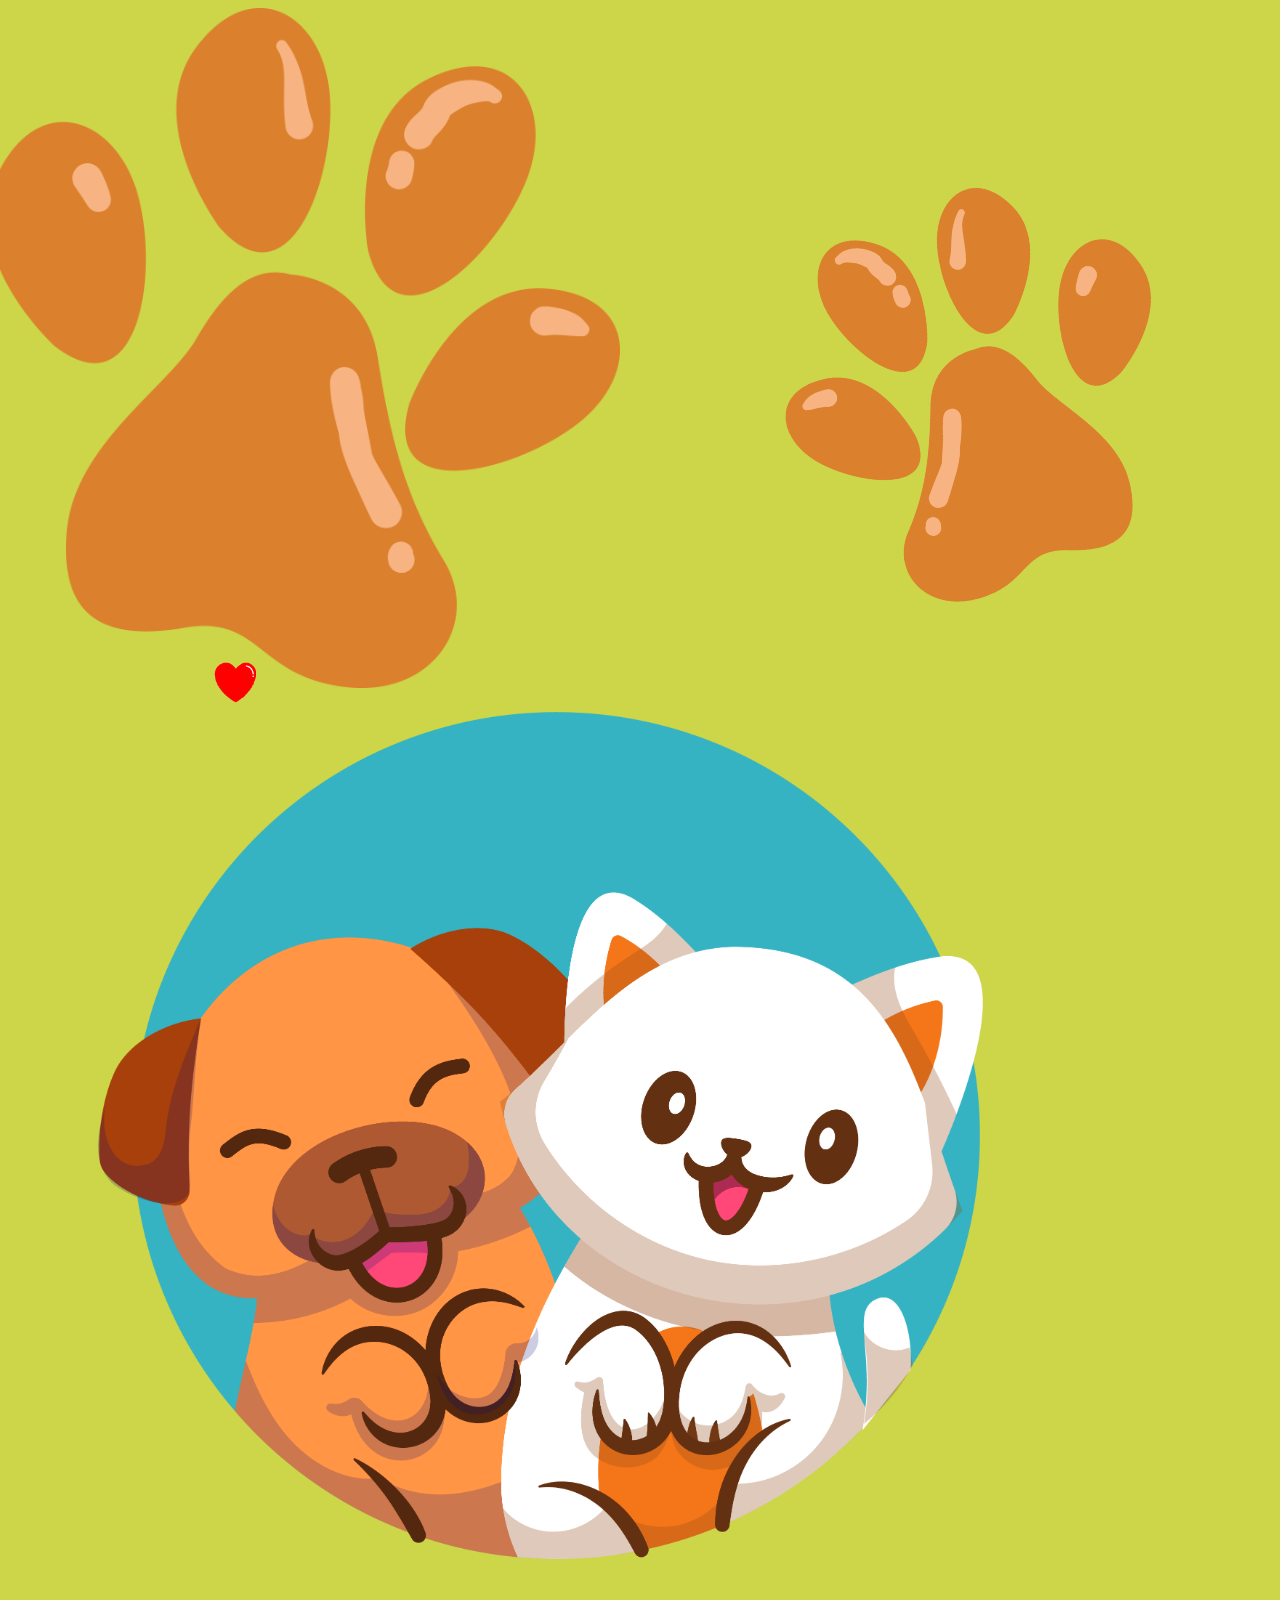
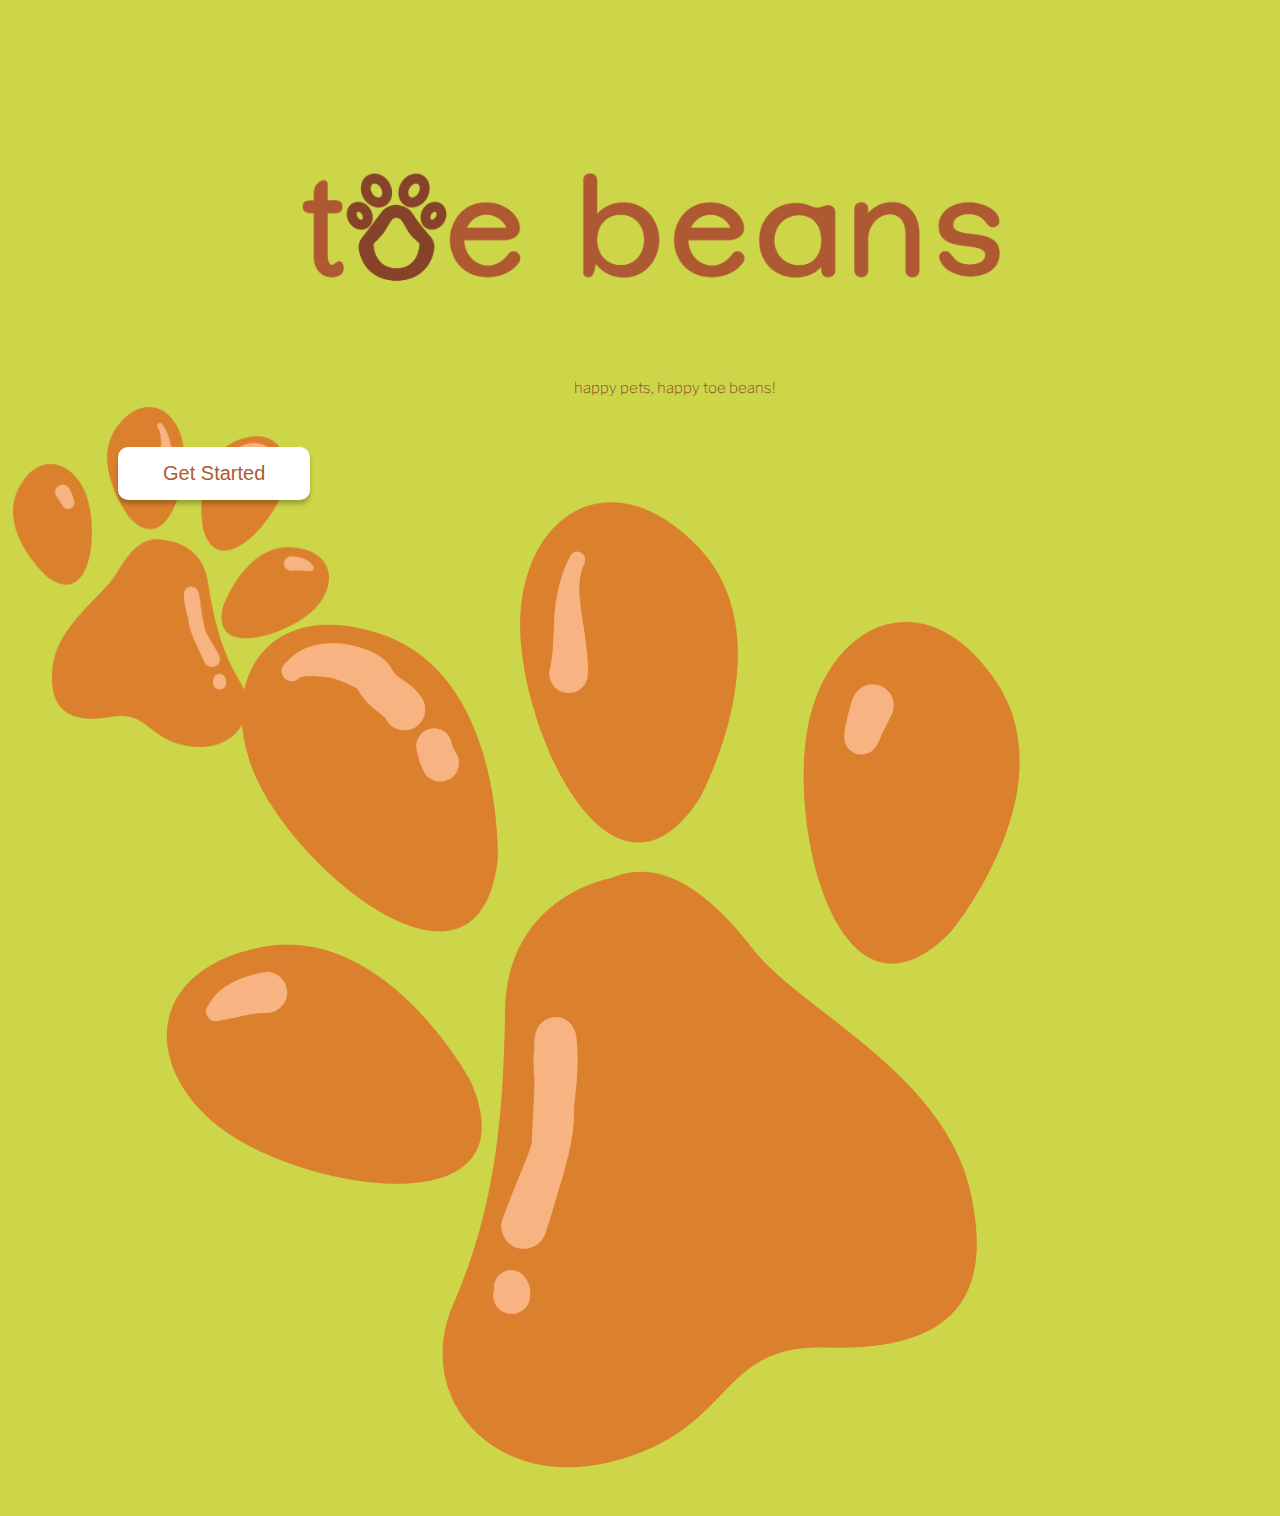
<file: index.html>
<!DOCTYPE html>
<html lang="en">
<head>
  <meta charset="UTF-8">
  <meta name="viewport" content="width=device-width, initial-scale=1.0">
  <link rel="stylesheet" href="CSS/welcome.css">
<title>TOE BEANS WELCOME</title>
</head>
<body>



<img class="pawprint1" src="MEDIA/IMAGES/PAWPRINT.png" alt="pawprint1">
<img class="pawprint2" src="MEDIA/IMAGES/PAWPRINT.png" alt="pawprint2">

<div class="container">
<img class="heartgif" src="MEDIA/IMAGES/heart1.gif" alt="heartgif" style="width:75px;height:75x;">
<img class="logo" src="MEDIA/IMAGES/toebeans1.png" alt="logo">
</div>

<img class="pawprint5" src="MEDIA/IMAGES/PAWPRINT.png" alt="pawprint2">
<img class="appname" src="MEDIA/IMAGES/appname.png" alt="appname">

<h1>happy pets, happy toe beans!</h1>


<div class="parent">
  
<img class="pawprint4" src="MEDIA/IMAGES/PAWPRINT.png" alt="pawprint4">

<a href="HTML/about.html"><button class="clickme"> Get Started</button></a>


<img class="pawprint3" src="MEDIA/IMAGES/PAWPRINT.png" alt="pawprint3">
<img class="pawprint6" src="MEDIA/IMAGES/PAWPRINT.png" alt="pawprint3">
<img class="pawprint7" src="MEDIA/IMAGES/PAWPRINT.png" alt="pawprint3">
<img class="pawprint8" src="MEDIA/IMAGES/PAWPRINT.png" alt="pawprint3">

</div>






</body>
</html>
</file>
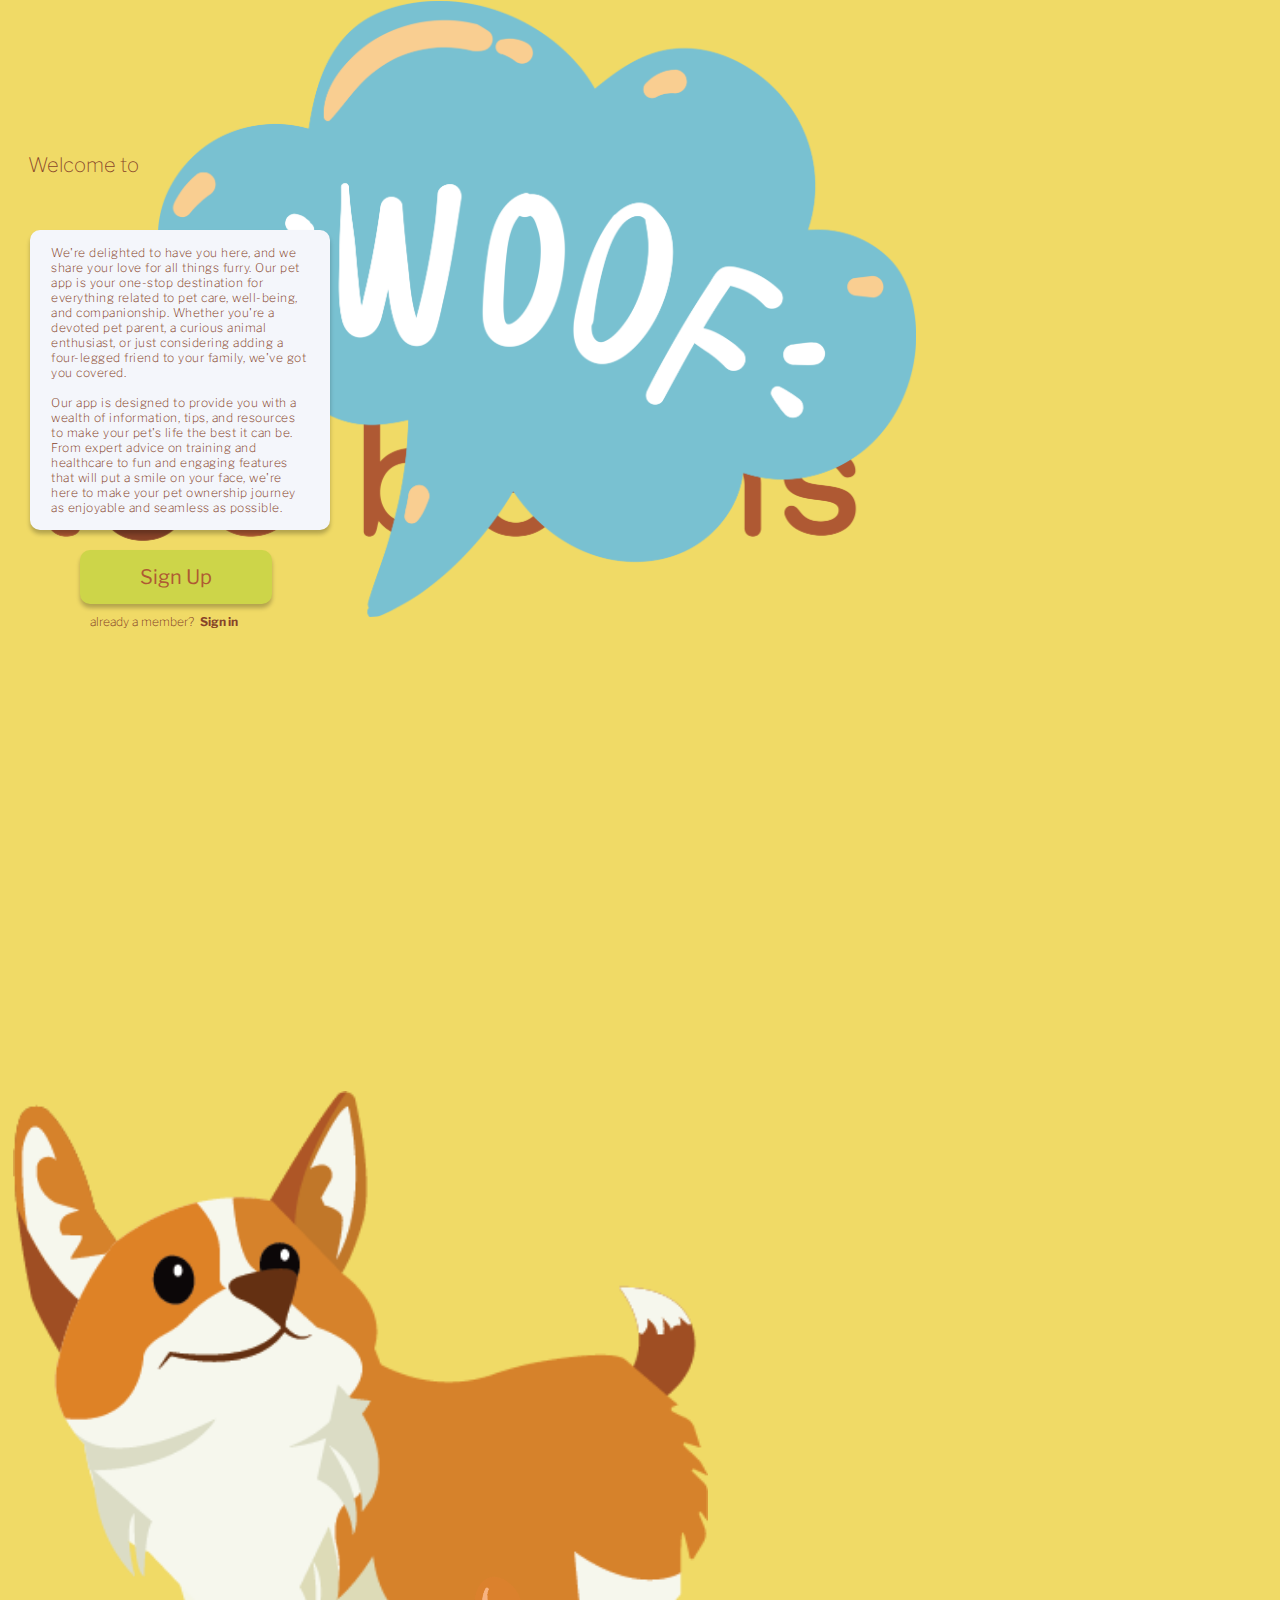
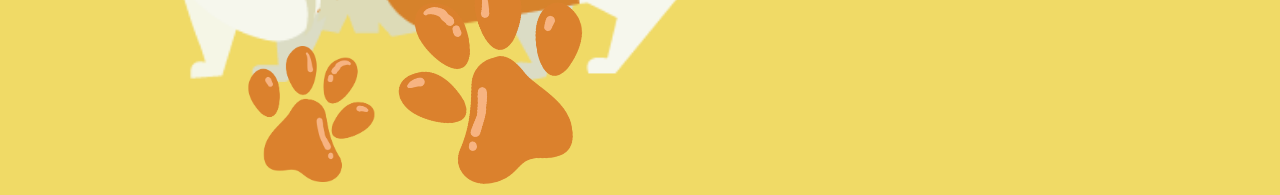
<file: HTML/about.html>
<!DOCTYPE html>
<html lang="en">
<head>
  <meta charset="UTF-8">
  <meta name="viewport" content="width=device-width, initial-scale=1.0">
  <link rel="stylesheet" href="../CSS/about.css">
<title>TOE BEANS ABOUT</title>
</head>
<body>

  <h1>Welcome to</h1>
  <img class="appname" src="../MEDIA/IMAGES/appname.png" alt="appname">

  <img class="woof" src="../MEDIA/IMAGES/woof.png" alt="woof">
  <img class="woofreflect" src="../MEDIA/IMAGES/woofreflect.png" alt="woof">
  
<div class="whitebox"> 
<h2> We're delighted to have you here, and we share your love for all things furry. Our pet 
  app is your one-stop destination for everything related to pet care, well-being, and companionship. Whether you're a devoted pet parent, a curious animal enthusiast, or just considering adding a four-legged friend to your family, we've got you covered.
  <br/>
  <br/>
  Our app is designed to provide you with a wealth of information, tips, and resources to make your pet's life the best it can be. From expert advice on training and healthcare to fun and engaging features that will put a smile on your face, we're here to make your pet ownership journey as enjoyable and seamless as possible.</h2>

    </div>

    

    <img class="corgi" src="../MEDIA/IMAGES/CORGI.png" alt="corgi">   
 

<a href="../HTML/home.html"><button class="clickme"> Sign Up</button></a>
<div><h3>already a member?</h3><h4>Sign in</h4></div>

<img class="pawprint1" src="../MEDIA/IMAGES/PAWPRINT.png" alt="pawprint1">
<img class="pawprint2" src="../MEDIA/IMAGES/PAWPRINT.png" alt="pawprint1">


<img class="house" src="../MEDIA/IMAGES/house.png" alt="house">



</body>
</html>
</file>
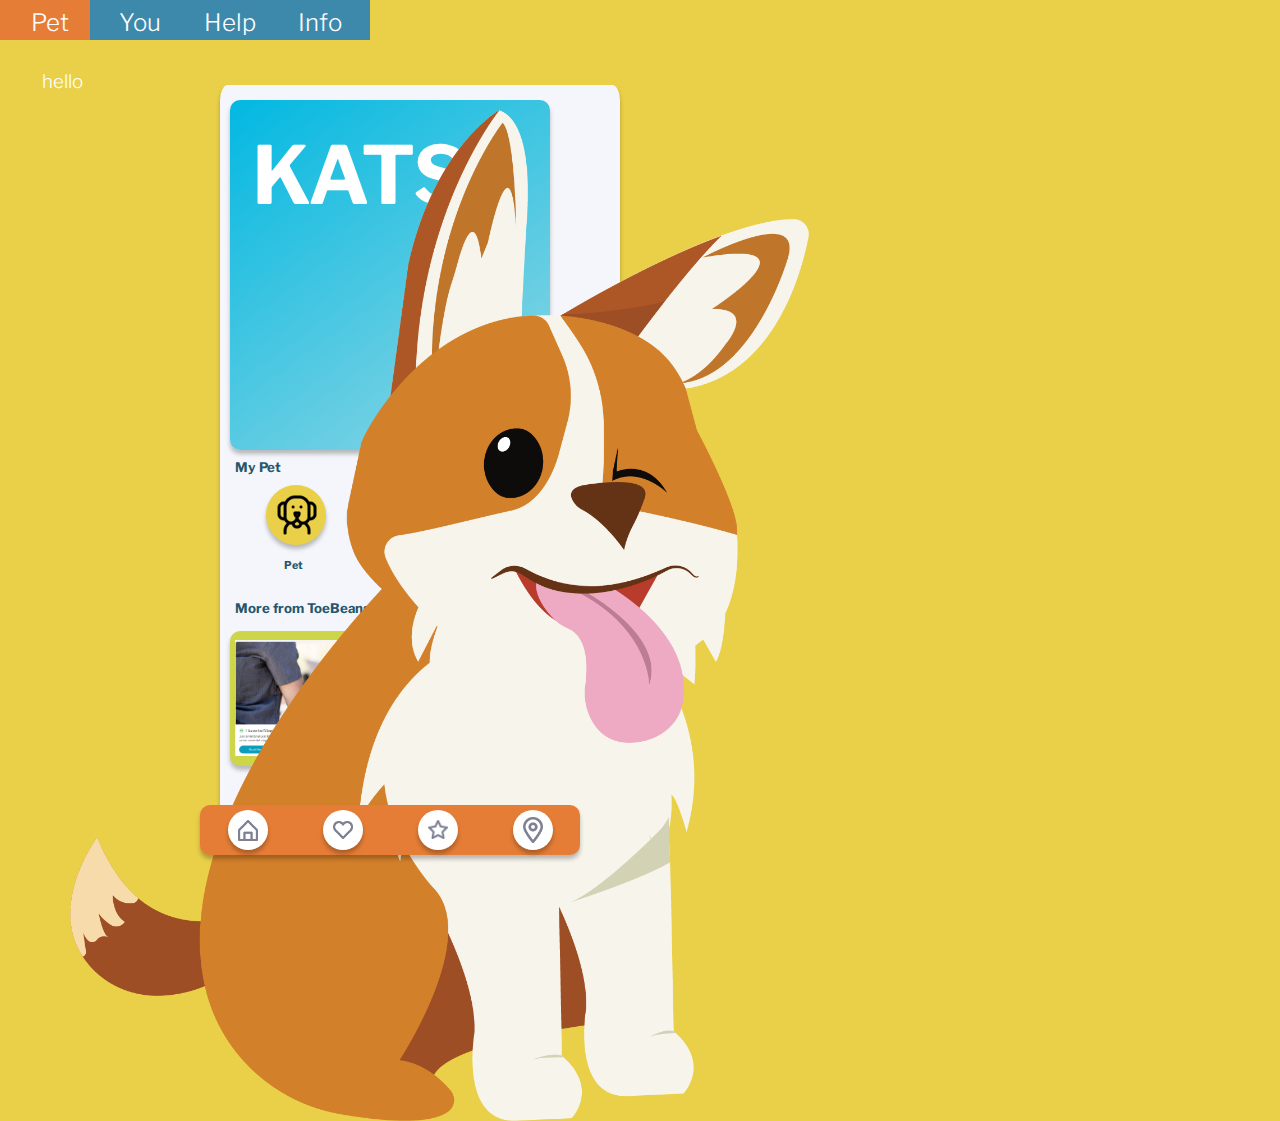
<file: HTML/home.html>
</head>
<!DOCTYPE html>
<html lang="en">
<head>
<link rel="stylesheet" href="../CSS/home.css">
<meta charset="UTF-8">
<meta name="viewport" content="width=device-width, initial-scale=1.0">
<title>TOE BEANS WELCOME</title>
</head>
<body>


<ul class="hList">
<li>
<a href="#click" class="menu">
<h2 class="menu-title">Pet</h2>
<ul class="menu-dropdown">
<li>Dogs</li>
<li>Cats</li>
<li>Rodents</li>
<li>Birds</li>
<li>Fish</li>
<li>Others</li>
</ul>
</a>
</li>
<li>
<a href="#click" class="menu">
<h2 class="menu-title menu-title_2nd">You</h2>
<ul class="menu-dropdown">
<li>News</li>
<li>Adopt</li>
<li>Settings</li>
</ul>
</a>
</li>
<li>
<a href="#click" class="menu">
<h2 class="menu-title menu-title_3rd">Help</h2>
<ul class="menu-dropdown">
    <li>Behavior</li>
    <li>Food</li>
    <li>Health</li>
    <li>Lifestyle</li>
    <li>Safety</li>
</ul>
</a>
</li>
<li>
<a href="#click" class="menu">
<h2 class="menu-title menu-title_4th">Info</h2>
<ul class="menu-dropdown">
<li>About Us</li>
<li>Chat</li>
</ul>
</a>
</li>
</ul>




<div class="flex-img">
<div class="white-background">
<div id="insidebox1">
<div><h3>hello</h3>
<h4>KATSU</h4>
</div>


<div> <img id="corgi" src="../MEDIA/IMAGES/CORGI3.png" ></div>


</div>


<br>


<div> <h5> My Pet</h5>
<div style="text-align:center">
<span class="dot1"></span>
<span class="dot2"></span>
<span class="dot3"></span>
<span class="dot4"></span>
<span class="dot9"></span>
<span class="dot10"></span>
<span class="dot11"></span>
<h6>Pet Task Food Vets</h6>
<h1>Pet Task Food Vets Sitting Play Grooming</h1>
</div>
</div>

<br>
<br>



<div> <h5> More from ToeBeans</h5>
<div id="insidebox2">
<span class="square1"></span>
<span class="square2"></span>
<span class="square3"></span>
<span class="square4"></span>
<span class="square5"></span>
</div>

<br>
<div id="insidebox3">
<span class="dot5"></span>
<span class="dot6"></span>
<span class="dot7"></span>
<span class="dot8"></span>
</div>



</div>
</div>


<div id="insidebox4">
    <span class="ldot5"></span>
    <span class="ldot6"></span>
    <span class="ldot7"></span>
    <span class="ldot8"></span>
    </div>


</body>
</html>
</file>
<file: CSS/welcome.css>
html {
  background-color: var(--onPrimaryContainer);
  
  }
  
  @font-face {
    font-family: Franklin;
    src: url(../MEDIA/FONT/LibreFranklin-VariableFont_wght.ttf);
  }
  
  :root{
  --primary-color: #E57D36;
  --onPrimaryColor: #EAD048;
  
  
  --primaryContainer: #3D89AB;
  --onPrimaryContainer: #CDD549;
  
  
  --background: #FCEFD1;
  --onBackground: #EDF0E9;
  
  
  --green: #9dc852;
  --lightgreen: #E3E8CF;
  --lightblue: #F4F6FB;
  --darkblue: #26556A;
  }


  .container {
    position: relative;
}
.heartgif {
    position: absolute;
      top: -50px;
      left: 190px
    }

    .pawprint8{
      display: none;
      left: 600px;
      top: 60px;
      width: 10%;
      -webkit-transform: scaleX(-1);
      transform: scaleX(-1); 
    }
  
 

  .pawprint5{
    display: none;
    margin-left: -20px;
    width: 50%;
    -webkit-transform: scaleX(-1);
    transform: scaleX(-1);
  }

  .pawprint6{
    display: none;
    margin-left: -20px;
    width: 50%;
    -webkit-transform: scaleX(-1);
    transform: scaleX(-1);
  }

  .pawprint7{
    display: none;
    margin-left: -20px;
    width: 50%;
    -webkit-transform: scaleX(-1);
    transform: scaleX(-1);
  }

  .pawprint1{
    object-fit: contain;
   position: relative;
  left: -20px;
    width: 50%;
    -webkit-transform: scaleX(-1);
    transform: scaleX(-1);
  }

  .pawprint2{
    object-fit: contain;
    position: relative;
   left: 140px;
   top: -90px;
     width: 50%;
    width: 30%;
    transform: rotate(-8deg);
  }

.parent {
    position: relative;
    top: 0;
    left: 0;
  }

  

  .pawprint4{
    object-fit: contain;
    position: absolute;
     left: 5px;
     right: 20px;
    width: 25%;
    transform: rotate(-deg);
    -webkit-transform: scaleX(-1);
    transform: scaleX(-1);
    
  }

  .pawprint3{
    object-fit: contain;
    position: absolute;
    top: 100px;
    left: 155px;
    right: 20px;
    bottom: 220px;
    width: 70%;
    -webkit-transform: scaleX(-1);
    transform: scaleX(-1);
    transform: rotate(-8deg);
  }
  

 

  .logo{
  display: grid;
  margin-left: 90px;
  margin-right: auto;
  margin-top: 20px;
  width: 70%; 
    
  }

  

  .appname{
  display: block;
  position: relative;
  left:40px;
  margin-left: auto;
  margin-right: auto;
  margin-top: -60px;
  width: 60%; 
  }

  h1 {
    position: relative;
    left: 35px;
    font-family: 'Franklin';
    font-weight: 150;
    font-size: 15px;
    text-align: center;
    margin-top: -30px;
    color: #874329;
   
  }

 
    
  
  
  
  .clickme {
  position: absolute;
  top: 40px;
  left: 110px;
  background-color: white;
  color: #AF5933;
  font-size: 20px;
  border: #CDD549;
  padding: 15px 45px;
  border-radius: 10px;
  box-shadow: 0px 4px 4px #00000040;
  
  }
  
  
  .clickme:hover{
  background-color: #E57D36;
  cursor: pointer;

  }








   /* * * * * * * * D E S K T O P V E R S I O N * * * * * * * * * * * * * */
  
  
   @media screen and (width >= 1366px ) {


  @font-face {
    font-family: Franklin;
    src: url(../MEDIA/FONT/LibreFranklin-VariableFont_wght.ttf);
  }
  
  :root{
  --primary-color: #E57D36;
  --onPrimaryColor: #EAD048;
  
  
  --primaryContainer: #3D89AB;
  --onPrimaryContainer: #CDD549;
  
  
  --background: #FCEFD1;
  --onBackground: #EDF0E9;
  
  
  --green: #9dc852;
  --lightgreen: #E3E8CF;
  --lightblue: #F4F6FB;
  --darkblue: #26556A;
  }
  
  
  
  
  html {
  background-color: var(--onPrimaryContainer);
  
  }

  .container {
    position: relative;
}
.heartgif {
    position: absolute;
      top: -10px;
      left: 650px;

    }



  .pawprint1{
    position: absolute;
    margin-left: -20px;
    bottom: 520px;
    width: 19%;
    -webkit-transform: scaleX(-1);
    transform: scaleX(-1);
  }

  .pawprint2{
    position: absolute;
    left: 1150px;
    top: 10px;
    width: 15%;
    -webkit-transform: scaleX(-1);
    transform: scaleX(-1);
    
  }


  .pawprint5{
    position: absolute;
    display: inline;
    left: 820px;
    top: -20px;
    width: 10%;
    transform: rotate(-8deg);
  }

  .pawprint6{
    position: absolute;
    display: inline;
    left: 1020px;
    top: -350px;
    width: 8%;
    transform: rotate(-8deg);
    -webkit-transform: scaleX(-1);
    transform: scaleX(-1);
  }

  .pawprint7{
    position: absolute;
    display: inline;
    left: 1150px;
    top: -130px;
    width: 20%;
    -webkit-transform: scaleX(-1);
    transform: scaleX(-1); 
    transform: rotate(-12deg);
  }

  .pawprint8{
    position: absolute;
    display: inline;
    left: 600px;
    top: 60px;
    width: 10%;
    -webkit-transform: scaleX(-1);
    transform: scaleX(-1); 
  }



.parent {
    position: relative;
    top: 0;
    left: 0;
  }



  .pawprint4{
    position: relative;
     left: -20px;
     right: 20px;
     top: -100px;
    width: 25%;
    -webkit-transform: scaleX(-1);
    transform: scaleX(-1);
    transform: rotate(-8deg);
    
  }

  .pawprint3{
    position: absolute;
    top: -300px;
    left: 255px;
    right: 20px;
    bottom: 220px;
    width: 10%;
    -webkit-transform: scaleX(-1);
    transform: scaleX(-1);
    
  }


  .logo{
    margin-left: 490px;
    margin-right: auto;
    margin-top: 120px;
    width: 28%; 
      
    }

  

  .appname{
  text-align: center;
  margin-left: 450px;
  margin-right: 23px;
  margin-top: -140px;
  width: 30%; 
  }

  h1 {
    position: relative;
    font-family: 'Franklin';
    font-weight: 150;
    font-size: 20px;
    text-align: center;
    top: -38px;
    left: 0px;
    color: #874329;
   
  }
  
  
  
  .clickme {
  position: absolute;
  font-family: 'Franklin';left: 520px;
  top: -20px;
  background-color: white;
  color: #AF5933;
  font-size: 25px;
  border: #CDD549;
  padding: 20px 85px;
  border-radius: 10px;
  box-shadow: 0px 4px 4px #00000040;
  
  }
  
  
  .clickme:hover{
  background-color: #E57D36;
  cursor: pointer;

  
  }

  




   }
</file>
<file: CSS/about.css>
@font-face {
    font-family: Franklin;
    src: url(../MEDIA/FONT/LibreFranklin-VariableFont_wght.ttf);
  }
  
  :root{
  --primary-color: #E57D36;
  --onPrimaryColor: #EAD048;
  
  
  --primaryContainer: #3D89AB;
  --onPrimaryContainer: #CDD549;
  
  
  --background: #FCEFD1;
  --onBackground: #EDF0E9;
  
  
  --green: #9dc852;
  --lightgreen: #E3E8CF;
  --lightblue: #F4F6FB;
  --darkblue: #26556A;
  }
  
  

  
  html {
  background-color: #F0DA66;
  
  }

  h1{
    margin-left: 20px;
    font-family: 'Franklin';
    font-weight: 100;
    font-size: 20px;
    color: #874329;
    position: relative;
    top: 140px;
  }

  h2{
    padding-left: 21px;
    padding-right: 21px;
    padding-top: 5px;
    font-family: 'Franklin';
   font-weight: 200;
    font-size: 12px;
    color: #874329;
    letter-spacing: .5px;
  }


  h3{
    position: absolute;
    left: 90px;
    top: 602px;
    font-family: 'Franklin';
   font-weight: 200;
    font-size: 12px;
    color: #874329;
  }

  h4{
    position: absolute;
    left: 200px;
    top: 598px;
    font-family: 'Franklin';
    font-size: 12px;
    color: #874329;
  }


  .appname{
    position: absolute;
    top: 90px;
    left: 30px;
    width: 70%; 
      
    }

    .whitebox{
        position: absolute;
        top: 230px;
        left: 30px;
        width: 300px;
        height: 300px;
        background-color: var(--lightblue);
        border-radius: 10px;
        box-shadow: 0px 4px 4px #00000040;
        }

    .woof{
        position: relative;
        left: 150px;
        top: -50px;
        width: 60%;

    }

    .woofreflect{
      display: none;
      position: relative;
      left: 150px;
      top: -50px;
      width: 15%;

  }


    .corgi{
        position: relative;
        left: 5px;
        top: 420px;
        width: 55%;

    }

    .pawprint1{
        position: relative;
        top: 380px;
        left: 240px;
        width: 10%;
        -webkit-transform: scaleX(-1);
        transform: scaleX(-1);
      }
    
      .pawprint2{
        position: relative;
        top: 380px;
        left: 260px;
        margin-top: -130px;
        width: 15%;
        transform: rotate(-8deg);
      }

      .house{
        display: none;
      }


.clickme {
    position: absolute;
    font-family: 'Franklin';
    top: 550px;
    left: 80px;
    background-color: var(--onPrimaryContainer);
    color: #AF5933;
    font-size: 20px;
    border: #CDD549;
    padding: 15px 60px;
    border-radius: 10px;
    box-shadow: 0px 4px 4px #00000040;
    
    }
    
    
    .clickme:hover{
    background-color: #E57D36;
    cursor: pointer;  
    }





    /* * * * * * * * D E S K T O P V E R S I O N * * * * * * * * * * * * * */

@media screen and (width >= 1366px ) {

  html {
    background-color: #F0DA66;
    
    }

    :root{
      --primary-color: #E57D36;
      --onPrimaryColor: #EAD048;
      
      
      --primaryContainer: #3D89AB;
      --onPrimaryContainer: #CDD549;
      
      
      --background: #FCEFD1;
      --onBackground: #EDF0E9;
      
      
      --green: #9dc852;
      --lightgreen: #E3E8CF;
      --lightblue: #F4F6FB;
      --darkblue: #26556A;
      }
      
      
    
      
      html {
      background-color: #F0DA66;
      
      }
    
      h1{
        position: relative;
        left: 590px;
        top: 60px;
        font-family: 'Franklin';
        font-weight: 100;
        font-size: 30px;
        color: #874329;
        letter-spacing: 1px;
      
      }
    
      h2{
        position: absolute;
        padding-left: 22px;
        padding-right: 22px;
        padding-top: 5px;
        font-family: 'Franklin';
       font-weight: 200;
        font-size: 26px;
        color: #874329;
        letter-spacing: .5px;
      }
    
    
      h3{
        position: absolute;
        left: 830px;
        top: 800px;
        font-family: 'Franklin';
       font-weight: 200;
        font-size: 20px;
        color: #874329;
        letter-spacing: 1px;
      }
    
      h4{
        position: absolute;
        left: 1030px;
        top: 794px;
        font-family: 'Franklin';
        font-size: 20px;
        color: #874329;
        letter-spacing: 1px;
        
      }
    
    
      .appname{
        position: absolute;
        top: -52px;
        left: 620px;
        width: 35%; 
          
        }
    
        .whitebox{
            position: absolute;
            top: 200px;
            left: 620px;
            width: 760px;
            height: 500px;
            background-color: var(--lightblue);
            border-radius: 10px;
            box-shadow: 0px 4px 4px #00000040;
            }

           .woof{
              display: none;
            }
    
        .woofreflect{
          display: inline;
            position: relative;
            left: 140px;
            top: 570px;
            width: 25%;
        }
    
    
        .corgi{
            position: relative;
            left: 80px;
            top: 760px;
            width: 25%;
    
        }
    
        .pawprint1{
            position: relative;
            top: 650px;
            left: 1160px;
            width: 5%;
           
          }
        
          .pawprint2{
            position: relative;
            top: 670px;
            left: 1200px;
            margin-top: -130px;
            width: 8%;
          
          }

          .house{
            display: block;
            position: relative;
            width: 40%;
            top: 255px;
            left: 1420px;
            transform: rotate(5deg)
          }
    
    
    .clickme {
        position: absolute;
        font-family: 'Franklin';
        top: 740px;
        left: 610px;
        background-color: var(--onPrimaryContainer);
        color: #AF5933;
        font-size: 20px;
        border: #CDD549;
        padding: 14px 342px;
        border-radius: 10px;
        box-shadow: 0px 4px 4px #00000040;
        
        }
        
        
        .clickme:hover{
        background-color: #E57D36;
        cursor: pointer;  
        }
    

  
}
</file>
<file: CSS/home.css>
@font-face {
  font-family: Franklin;
  src: url(../MEDIA/FONT/LibreFranklin-VariableFont_wght.ttf);
}

*{
  margin: 0;
  padding: 0;
  }
  
  
  
  
  :root{
  --primary-color: #E57D36;
  --onPrimaryColor: #EAD048;
  
  
  --primaryContainer: #3D89AB;
  --onPrimaryContainer: #CDD549;
  
  
  --background: #FCEFD1;
  --onBackground: #EDF0E9;
  
  
  --green: #9dc852;
  --lightgreen: #E3E8CF;
  --lightblue: #F4F6FB;
  --darkblue: #26556A;
  }
  
  
  
  html {
  background-color: var(--onPrimaryColor);
  max-width: auto;
  max-height: auto;
  }
  
  
  body {
  overflow: hidden;
  height: 200px;
  max-height: 200px;
  width: auto;
  font-family: 'Franklin';
  color: #555555;
  }
  
  
  a {
  text-decoration: none;
  color: inherit;
  }
  
  
  * {
  box-sizing: border-box;
  }
  
  
  .menu {
  display: block;
  position: relative;
  cursor: pointer;
  width: 90px;
  
  }
  
  
  .menu-title {
  display: block;
  width: 100px;
  height: 40px;
  font-weight: 300;
  padding: 8px 0 0;
  background: var(--onPrimaryContainer);
  text-align: center;
  color: #ffffff;
  transition: 0.3s;
  }
  
  
  .menu-title:before {
  content: "";
  display: block;
  height: 0;
  
  
  border-left: (150px / 2) solid transparent;
  border-right: (150px/ 2) solid transparent;
  border-bottom: 0 solid #ffffff;
  position: absolute;
  top: 100%;
  left: 0;
  z-index: 101;
  transition:
  0.2s 0.2s border-top ease-out,
  0.3s border-top-color;
  }
  
  
  
  
  
  
  .menu:hover > .menu-title:before {
  border-top-width: 0;
  transition:
  0.2s border-top-width ease-in,
  0.3s border-top-color;
  }
  
  
  .menu-title:after {
  content: "";
  display: block;
  height: 0;
  border-bottom: 0 solid #ffffff;
  position: absolute;
  bottom: 0;
  left: 0;
  z-index: 101;
  transition: 0.2s border-bottom ease-in;
  }
  
  
  .menu:hover > .menu-title:after {
  border-bottom-width: 5px;
  transition: 0.2s 0.2s border-bottom-width ease-out;
  }
  
  
  .menu-title{ background: var(--primaryContainer); }
  .menu-title:hover { background: var(--primary-color); }
  .menu-title:before { border-top-color: white; }
  .menu-title:hover:before { border-top-color: white; }
  .menu-title_2nd { background: var(--primaryContainer); }
  .menu-title_2nd:hover { background: var(--primary-color); }
  .menu-title_2nd:before { border-top-color: white; }
  .menu-title_2nd:hover:before { border-top-color: white; }
  .menu-title_3rd { background: var(--primaryContainer); }
  .menu-title_3rd:hover { background: var(--primary-color)}
  .menu-title_3rd:before { border-top-color: white; }
  .menu-title_3rd:hover:before { border-top-color: white; }
  .menu-title_4th { background: var(--primaryContainer)}
  .menu-title_4th:hover { background: var(--primary-color)}
  .menu-title_4th:before { border-top-color: white; }
  .menu-title_4th:hover:before { border-top-color: white; }
  
  
  .menu-dropdown {
  min-width: 100%;
  padding: 15px 0;
  position: absolute;
  background: #ffffff;
  z-index: 100;
  transition: 0.5s padding, 0.5s background;
  }
  
  
  .menu-dropdown:after {
  content: "";
  display: block;
  height: 0;
  border-top: 5px solid #ffffff;
  border-left: (150px/ 2) solid transparent;
  border-right: (150px / 2) solid transparent;
  position: absolute;
  top: 100%;
  left: 0;
  z-index: 101;
  transition: 0.5s border-top;
  }
  
  
  .menu:not(:hover) > .menu-dropdown {
  padding: 4px 0;
  background: #ffffff;
  z-index: 99;
  }
  
  
  .menu:not(:hover) > .menu-dropdown:after {
  border-top-color: #dddddd;
  }
  
  
  .menu:not(:hover) > .menu-title:after {
  border-bottom-color: #dddddd;
  }
  
  
  .menu-dropdown > * {
  overflow: hidden;
  height: 30px;
  padding: 5px 10px;
  background: rgba(0,0,0,0);
  white-space: nowrap;
  transition:
  0.5s height cubic-bezier(.73,.32,.34,1.5),
  0.5s padding cubic-bezier(.73,.32,.34,1.5),
  0.5s margin cubic-bezier(.73,.32,.34,1.5),
  0.5s 0.2s color,
  0.2s background-color;
  }
  
  
  .menu-dropdown > *:hover {
  background: rgba(255, 255, 255, 0.1);
  }
  
  
  .menu:not(:hover) > .menu-dropdown > * {
  visibility: hidden;
  height: 0;
  padding-top: 0;
  padding-bottom: 0;
  margin: 0;
  color: white;
  transition:
  0.5s 0.1s height,
  0.5s 0.1s padding,
  0.5s 0.1s margin,
  0.3s color,
  0.6s visibility;
  z-index: 99;
  }
  
  
  .hList {
  overflow: hidden;
  }
  
  
  .hList > * {
  float: left;
  }
  
  
  .hList > * + * {
  margin-left: 0;
  }
  
  
  .flex-img{
  display: flex;
  width: 100vw;
  height: 100vh;
  background-color: var(--onPrimaryColor);
  margin-top: 0%;
  padding-top: 0%;
  flex-wrap: wrap;
  justify-content: space-around;
  align-items: center;
  }
  
  
  /* white box */
  .white-background{
  width: 95vw;
  height: 900px;
  margin-top: -60px;
  max-width: 400px;
  max-height:750px;
  background-color: var(--lightblue);
  border-radius: 2%;
  box-shadow: 0px 4px 4px #00000040;

  }
  
  
  /* blue box */
  #insidebox1{
  margin-top: 15px;
  margin-left: 10px;
  display: flex;
  width: 320px;
  height: 350px;
  background: linear-gradient(-0.10turn, #93d7e3, #02b8e1);
  border-radius: 10px;
  justify-content: space-around;
  align-items: center;
  box-shadow: 0px 4px 4px #00000040;
  }
  
  
  /* green box */
  #insidebox2{
  margin-top: 15px;
  margin-left: 10px;
  margin-bottom: 20px;
  display: flex;
  width: 320px;
  height: 135px;
  background-color: var(--onPrimaryContainer);
  border-radius: 10px;
  justify-content: space-around;
  align-items: center;
  box-shadow: 0px 4px 4px #00000040;
  }

    /* square icons */

    .square1 {
      background-image: url("../MEDIA/IMAGES/NEWS1.jpg");
      background-size: 110%;
      background-repeat: no-repeat;
      top: 20px;
      background-position: 5px;
      padding: 5px;
      height: 195px;
      width: 390px;
   
    }

    .square2 {
      background-image: url("../MEDIA/IMAGES/NEWS2.jpg");
      background-size: 110%;
      background-repeat: no-repeat;
      top: 20px;

      background-position: 5px;
      height: 195px;
      width: 390px;
     
    }


  
  
  /* orange home box */
  #insidebox3{
  display: flex;
  margin-left: -20px;
  width: 380px;
  height: 50px;
  background-color: var(--primary-color);
  border-radius: 10px;
  justify-content: space-around;
  align-items: center;
  position: fixed;
  box-shadow: 0px 4px 4px #00000040;
  }
  
  h2{
    font-family: 'Franklin';
    position: relative;
    font-weight: 100;
  }
  
  
  /* hello */
  h3{
  font-family: 'Franklin';
  font-weight: 300;
  position: absolute;
  top: 70px;
  left: 42px;
  color: white;
  align-items: center;
  }
  
  
  /* KATSU */
  h4{
  position: relative;
  font-family: 'Franklin';
  top: -100px;
  left: 10px;
  color: white;
  font-size: 80px;
  }
  
  
  h5{
  margin-top: -10px;
  padding-left: 15px;
  color: var(--darkblue);
  }
  
 
  
  /* text under icons */
  h6{
  font-family: 'Franklin';
  word-spacing: 58px;
  text-align: absolute;
  color: var(--darkblue);
  white-space: nowrap;
  }

  h1{
  display: none;
  font-family: 'Franklin';
  font-size: 15px;;
  word-spacing: 20px;
  text-align: absolute;
  color: var(--darkblue);
  white-space: nowrap;
    }
  
  
  
  /* app yelow icons button */

  .dot1 {
  background-image: url("../MEDIA/IMAGES/dog.png");
  background-size: 80%;
  background-position: center;
  background-repeat: no-repeat;
  background-position: 7px;
  margin: 10px;
  height: 60px;
  width: 60px;
  background-color: var(--onPrimaryColor);
  border-radius: 50%;
  display: inline-block;
  box-shadow: 0px 4px 4px #00000040;
  }
  
  
  
  .dot2 {
  background-image: url("../MEDIA/IMAGES/dog house.png");
  background-size: 80%;
  background-position: center;
  background-repeat: no-repeat;
  background-position: 7px;
  margin: 10px;
  height: 60px;
  width: 60px;
  background-color: var(--onPrimaryColor);
  border-radius: 50%;
  display: inline-block;
  box-shadow: 0px 4px 4px #00000040;
  }
  
  
  .dot3 {
  background-image: url("../MEDIA/IMAGES/bone.png");
  background-size: 80%;
  background-position: center;
  background-repeat: no-repeat;
  background-position: 7px;
  margin: 10px;
  margin: 10px;
  height: 60px;
  width: 60px;
  background-color: var(--onPrimaryColor);
  border-radius: 50%;
  display: inline-block;
  box-shadow: 0px 4px 4px #00000040;
  }
  
  
  .dot4 {
  background-image: url("../MEDIA/IMAGES/injection.png");
  background-size: 80%;
  background-position: center;
  background-repeat: no-repeat;
  background-position: 7px;
  margin: 10px;
  height: 60px;
  width: 60px;
  background-color: var(--onPrimaryColor);
  border-radius: 50%;
  display: inline-block;
  box-shadow: 0px 4px 4px #00000040;
  }
  
  
  /* white icons */

  .insidebox4{
    display: none;
  }

  .ldot5 {
    display: none;
  }

  .ldot6 {
    display: none;
  }

  .ldot7 {
    display: none;
  }

  .ldot8 {
    display: none;
  }
  
  .dot5 {
  background-image: url("../MEDIA/IMAGES/homeicon.png");
  background-size: 50%;
  background-position: center;
  background-repeat: no-repeat;
  background-position: 10px;
  margin: 10px;
  height: 40px;
  width: 40px;
  background-color:#ffffff;
  border-radius: 50%;
  display: inline-block;
  box-shadow: 0px 4px 4px #00000040;
  }
  
  
  .dot6 {
  background-image: url("../MEDIA/IMAGES/hearticon.png");
  background-size: 50%;
  background-position: center;
  background-repeat: no-repeat;
  background-position: 10px;
  margin: 10px;
  height: 40px;
  width: 40px;
  background-color: #ffffff;
  border-radius: 50%;
  display: inline-block;
  box-shadow: 0px 4px 4px #00000040;
  }
  
  
  .dot7 {
  background-image: url("../MEDIA/IMAGES/staricon.png");
  background-size: 50%;
  background-position: center;
  background-repeat: no-repeat;
  background-position: 10px;  
  margin: 10px;
  height: 40px;
  width: 40px;
  background-color: #ffffff;
  border-radius: 50%;
  display: inline-block;
  box-shadow: 0px 4px 4px #00000040;
  }
  
  
  .dot8 {
  background-image: url("../MEDIA/IMAGES/pinicon.png");
  background-size: 50%;
  background-position: center;
  background-repeat: no-repeat;
  background-position: 10px;
  margin: 10px;
  height: 40px;
  width: 40px;
  background-color: #ffffff;
  border-radius: 50%;
  display: inline-block;
  box-shadow: 0px 4px 4px #00000040;
  }

  
  
  #corgi{
  position: absolute;
   width: 110%;
   left: 70px;
   top: 110px;

  }
  
 
 
  
  /* * * * * * * * D E S K T O P V E R S I O N * * * * * * * * * * * * * */
  
  
  @media screen and (width >= 1366px ) {


    @font-face {
      font-family: Franklin;
      src: url(../MEDIA/FONT/LibreFranklin-VariableFont_wght.ttf);
    }
    
    :root{
    --primary-color: #E57D36;
    --onPrimaryColor: #EAD048;
    
    
    --primaryContainer: #3D89AB;
    --onPrimaryContainer: #CDD549;
    
    
    --background: #FCEFD1;
    --onBackground: #EDF0E9;
    
    
    --green: #9dc852;
    --lightgreen: #E3E8CF;
    --lightblue: #F4F6FB;
    --darkblue: #26556A;
    }
    
    
    
    
  
  
  
  *{
  margin: 0;
  padding: 0;
  }

  
  
  html {
  background-color: #f8f8f8;
  }

  body {
  overflow: hidden;
  height: auto;
  width: auto;
  margin: 0 auto;
  background: var(--onPrimaryColor);
  opacity: 100%;
  font-family: 'Franklin';
  color: #555555;
  }

  a {
  text-decoration: none;
  color: inherit;
  }

  * {
  box-sizing: border-box;
  
  
  }
  .menu {
  display: block;
  position: relative;
  cursor: pointer;
  align-items: center;
  width: 90px;
  margin-left: 155px;
  padding: 36px;
  }

  .menu-title {
    display: block;
    left: -30px;
    width: 300px;
    height: 40px;
    padding: 8px 0 0;
    font-weight: 300;
    background: var(--onPrimaryContainer);
    text-align: center;
    color: #ffffff;
    transition: 0.3s;
    }
  
  .menu-title:before {
  content: "";
  display: block;
  height: 0;
  border-top: 5px solid #ffffff;
  border-left: (150px / 2) solid transparent;
  border-right: (150px/ 2) solid transparent;
  border-bottom: 0 solid #ffffff;
  position: absolute;
  top: 100%;
  left: 0;
  z-index: 101;
  transition:
  0.2s 0.2s border-top ease-out,
  0.3s border-top-color;
  }
  
  .menu:hover > .menu-title:before {
  border-top-width: 0;
  transition:
  0.2s border-top-width ease-in,
  0.3s border-top-color;
  }

  .menu-title:after {
  content: "";
  display: block;
  height: 0;
  border-left: (150px / 2) solid transparent;
  border-right: (150px/ 2) solid transparent;
  border-bottom: 0 solid #ffffff;
  position: absolute;
  bottom: 0;
  left: 0;
  z-index: 101;
  transition: 0.2s border-bottom ease-in;
  }

  .menu:hover > .menu-title:after {
  border-bottom-width: 5px;
  transition: 0.2s 0.2s border-bottom-width ease-out;
  }
  

  
  .menu-title{ background: var(--primaryContainer); }
  .menu-title:hover { background: var(--primary-color); }
  .menu-title:before { border-top-color: white; }
  .menu-title:hover:before { border-top-color: white; }
  .menu-title_2nd { background: var(--primaryContainer); }
  .menu-title_2nd:hover { background: var(--primary-color); }
  .menu-title_2nd:before { border-top-color: white; }
  .menu-title_2nd:hover:before { border-top-color: white; }
  .menu-title_3rd { background: var(--primaryContainer); }
  .menu-title_3rd:hover { background: var(--primary-color)}
  .menu-title_3rd:before { border-top-color: white; }
  .menu-title_3rd:hover:before { border-top-color: white; }
  .menu-title_4th { background: var(--primaryContainer)}
  .menu-title_4th:hover { background: var(--primary-color)}
  .menu-title_4th:before { border-top-color: white; }
  .menu-title_4th:hover:before { border-top-color: white; }
  
  .menu-dropdown {
  min-width: 305px;
  padding: 15px 0;
  position: absolute;
  left: 3px;
  background: #ffffff;
  z-index: 100;
  transition: 0.5s padding, 0.5s background;
  }

  .menu-dropdown:after {
  content: "";
  display: block;
  height: 0;
  border-top: 5px solid #ffffff;
  border-left: (150px/ 2) solid transparent;
  border-right: (150px / 2) solid transparent;
  position: absolute;
  top: 100%;
  left: 0;
  z-index: 101;
  transition: 0.5s border-top;
  }

  .menu:not(:hover) > .menu-dropdown {
  padding: 4px 0;
  background: #ffffff;
  z-index: 99;
  }

  .menu:not(:hover) > .menu-dropdown:after {
  border-top-color: #ffffff;
  }

  .menu:not(:hover) > .menu-title:after {
  border-bottom-color: #ffffff;
  }

  .menu-dropdown > * {
  overflow: hidden;
  height: 30px;
  padding: 5px 10px;
  background:white;
  white-space: nowrap;
  transition:
  0.5s height cubic-bezier(.73,.32,.34,1.5),
  0.5s padding cubic-bezier(.73,.32,.34,1.5),
  0.5s margin cubic-bezier(.73,.32,.34,1.5),
  0.5s 0.2s color,
  0.2s background-color;
  }

  .menu-dropdown > *:hover {
  background: white;
  }

  .menu:not(:hover) > .menu-dropdown > * {
  visibility: hidden;
  height: 0;
  padding-top: 0;
  padding-bottom: 0;
  margin: 0;
  color: rgba(25,25,25,0);
  transition:
  0.5s 0.1s height,
  0.5s 0.1s padding,
  0.5s 0.1s margin,
  0.3s color,
  0.6s visibility;
  z-index: 99;
  }

  .hList {
  overflow: hidden;
  }

  .hList > * {
  float: left;
  }

  .hList > * + * {
  margin-left: 0;
  }

  .flex-img{
  display: flex;
  width: 100vw;
  height: 100vh;
  background-color: var(--onPrimaryColor);
  margin-top: 0%;
  padding-top: 0%;
  flex-wrap: wrap;
  justify-content: space-around;
  align-items: center;
  }
  
  
  /* white box */
  .white-background{
  width: 1000px;
  height: 100vh;
  max-width: 1100px;
  max-height:3000px;
  background-color: var(--lightblue);
  border-radius: 10px;
  box-shadow: 0px 4px 4px #00000040;
  }

  /* blue box */
  #insidebox1{
  margin-top: 35px;
  margin-left: 230px;
  display: flex;
  width: 520px;
  height: 350px;
  background-color: #76D4E9;
  border-radius: 10px;
  justify-content: space-around;
  align-items: center;
  box-shadow: 0px 4px 4px #00000040;
  
  /* green box */
  }
  #insidebox2{
  margin-top: px;
  margin-left: 10px;
  display: flex;
  width:980px;
  height: 150px;
  background-color: var(--onPrimaryContainer);
  border-radius: 10px;
  justify-content: space-around;
  align-items: center;
  }

   /* square news */
   .square1 {
    background-image: url("../MEDIA/IMAGES/NEWS1.jpg");
    background-size: 90%;
    background-repeat: no-repeat;
    top: 20px;
    background-position: 10px;
    height: 195px;
    width: 390px;
  }

  .square2 {
    background-image: url("../MEDIA/IMAGES/NEWS2.jpg");
    background-size: 90%;
    background-repeat: no-repeat;
    top: 20px;
    background-position: 10px;
    height: 195px;
    width: 390px;
   
  }

   /* square news */
   .square3 {
    background-image: url("../MEDIA/IMAGES/NEWS3.jpg");
    background-size: 90%;
    background-repeat: no-repeat;
    top: 20px;
    background-position: 10px;
    height: 195px;
    width: 390px;
  }

   /* square news */
   .square4 {
    background-image: url("../MEDIA/IMAGES/NEWS4.jpg");
    background-size: 90%;
    background-repeat: no-repeat;
    top: 20px;
    background-position: 10px;
   
    height: 195px;
    width: 390px;
  }

   /* square news */
   .square5 {
    background-image: url("../MEDIA/IMAGES/NEWS5.jpg");
    background-size: 90%;
    background-repeat: no-repeat;
    top: 20px;
    background-position: 10px;
    padding: 5px;
    height: 195px;
    width: 390px;
  }


  /* blue box*/
  #insidebox3{
  margin-bottom: 1000px;
  display: flex;
  width: 343px;
  height: 46px;
  background-color: var(--primary-color);
  border-radius: 10px;
  justify-content: space-around;
  align-items: center;
  position: fixed;
  }

  /* orange box left */

  #insidebox4 {
    display: flex;
    margin-left: -1305px;
    margin-bottom: 100px;
    width: 60px;
    height: 900px;
    background-color: var(--primary-color);
    border-radius: 10px;
    justify-content: space-around;
    align-items: center;
    position: fixed;
    box-shadow: 0px 4px 4px #00000040;
    }

  .ldot5 {
  background-image: url("../MEDIA/IMAGES/homeicon.png");
  background-size: 50%;
  background-position: center;
  background-repeat: no-repeat;
  background-position: 12px;
  position: absolute;
  margin: 10px;
  height: 45px;
  width: 45px;
  top: 15px;
  background-color:#ffffff;
  border-radius: 50%;
  display: inline-block;
  box-shadow: 0px 4px 4px #00000040;
  }

  .ldot6 {
    background-image: url("../MEDIA/IMAGES/hearticon.png");
    background-size: 50%;
    background-position: center;
    background-repeat: no-repeat;
    background-position: 12px;
    position: absolute;
    margin: 10px;
    height: 45px;
    width: 45px;
    top: 85px;
    background-color:#ffffff;
    border-radius: 50%;
    display: inline-block;
    box-shadow: 0px 4px 4px #00000040;
    }

    .ldot7 {
      background-image: url("../MEDIA/IMAGES/staricon.png");
      background-size: 50%;
      background-position: center;
      background-repeat: no-repeat;
      background-position: 12px;
      position: absolute;
      margin: 10px;
      height: 45px;
      width: 45px;
      top: 155px;
      background-color:#ffffff;
      border-radius: 50%;
      display: inline-block;
      box-shadow: 0px 4px 4px #00000040;
      }

      .ldot8 {
        background-image: url("../MEDIA/IMAGES/pinicon.png");
        background-size: 50%;
        background-position: center;
        background-repeat: no-repeat;
        background-position: 12px;
        position: absolute;
        margin: 10px;
        height: 45px;
        width: 45px;
        top: 225px;
        background-color:#ffffff;
        border-radius: 50%;
        display: inline-block;
        box-shadow: 0px 4px 4px #00000040;
        }

  /* hello */
  h3{
    position: relative;
    font-family: 'Franklin';
    top: -85px;
    left: -5px;
  color: rgb(255, 255, 255);
  align-items: center;
  line-height: .1;
  font-size: 30px;
  }
  
  
  /* KATSU */
  h4{
    position: relative;
    font-family: 'Franklin';
    top: -90px;
    left: -10px;
  color: white;
  font-size: 100px;
  }
  
  /* blue text */
  h5{
  margin-top: -15px;
  padding-left: -100px;
  color: var(--darkblue);
  font-size: 20px;
  }

  /* text under colored icons */
  h6{
  display: none;
  font-size: 15px;
  margin-left: -10px;
  word-spacing: 115px;
  text-align: center;
  color: var(--darkblue);
  }
  
  
  h1{ 
    display: contents;
    left: 30px;
    text-align: center;
    font-family: 'Franklin';
    font-weight: 500;
    font-size: 12px;
    font-size: 15px;
    text-align: center;
    word-spacing: 106px;
    color: var(--darkblue);
    }


  
  /* app yelow icon button */
  .dot1 {
  background-image: url("../MEDIA/IMAGES/dog.png");
  background-size: 80%;
  background-position: center;
  background-repeat: no-repeat;
  background-position: 7px;
  margin: 10px;
  margin-left: -400px;
  margin-right: 50px;
  height: 80px;
  width: 80px;
  background-color: var(--onPrimaryColor);
  border-radius: 50%;
  display: inline-block;
  box-shadow: 0px 4px 4px #00000040;
  }

  .dot2 {
  background-image: url("../MEDIA/IMAGES/dog house.png");
  background-size: 80%;
  background-position: center;
  background-repeat: no-repeat;
  background-position: 7px;
  margin: 10px;
  margin-right: 50px;
  height: 80px;
  width: 80px;
  background-color: var(--onPrimaryColor);
  border-radius: 50%;
  display: inline-block;
  box-shadow: 0px 4px 4px #00000040;
  }

  .dot3 {
  background-image: url("../MEDIA/IMAGES/bone.png");
  background-size: 80%;
  background-position: center;
  background-repeat: no-repeat;
  background-position: 7px;
  margin: 10px;
  margin-right: 50px;
  height: 80px;
  width: 80px;
  background-color: var(--onPrimaryColor);
  border-radius: 50%;
  display: inline-block;
  box-shadow: 0px 4px 4px #00000040;
  }

  .dot4 {
  background-image: url("../MEDIA/IMAGES/injection.png");
  background-size: 80%;
  background-position: center;
  background-repeat: no-repeat;
  background-position: 7px;
  margin: 10px;
  margin-right: 50px;
  height: 80px;
  width: 80px;
  background-color: var(--onPrimaryColor);
  border-radius: 50%;
  display: inline-block;
  box-shadow: 0px 4px 4px #00000040;
  }

  .dot9 {
  background-image: url("../MEDIA/IMAGES/footprint.png");
  background-size: 80%;
  background-position: center;
  background-repeat: no-repeat;
  background-position: 7px;
  margin: 10px;
  margin-right: 50px;
  height: 80px;
  width: 80px;
  background-color: var(--onPrimaryColor);
  border-radius: 50%;
  display: inline-block;
  box-shadow: 0px 4px 4px #00000040;
  }
  
  
  .dot10 {
  background-image: url("../MEDIA/IMAGES/ball.png");
  background-size: 80%;
  background-position: center;
  background-repeat: no-repeat;
  background-position: 7px;
  margin: 10px;

  margin-right: 50px;
  height: 80px;
  width: 80px;
  background-color: var(--onPrimaryColor);
  border-radius: 50%;
  display: inline-block;
  box-shadow: 0px 4px 4px #00000040;
  }
  
  
  .dot11 {
  background-image: url("../MEDIA/IMAGES/comb.png");
  background-size: 80%;
  background-position: center;
  background-repeat: no-repeat;
  background-position: 7px;
  margin: 10px;
  margin-right: -390px;
  height: 80px;
  width: 80px;
  background-color: var(--onPrimaryColor);
  border-radius: 50%;
  display: inline-block;
  box-shadow: 0px 4px 4px #00000040;
  }


  
  #corgi{
  position: absolute;
  top: 165px;
  left: 550px;
  width: 30%;
  }
  
  

  

  
  
  
  
  
  
  
  
  
  
}
</file>
